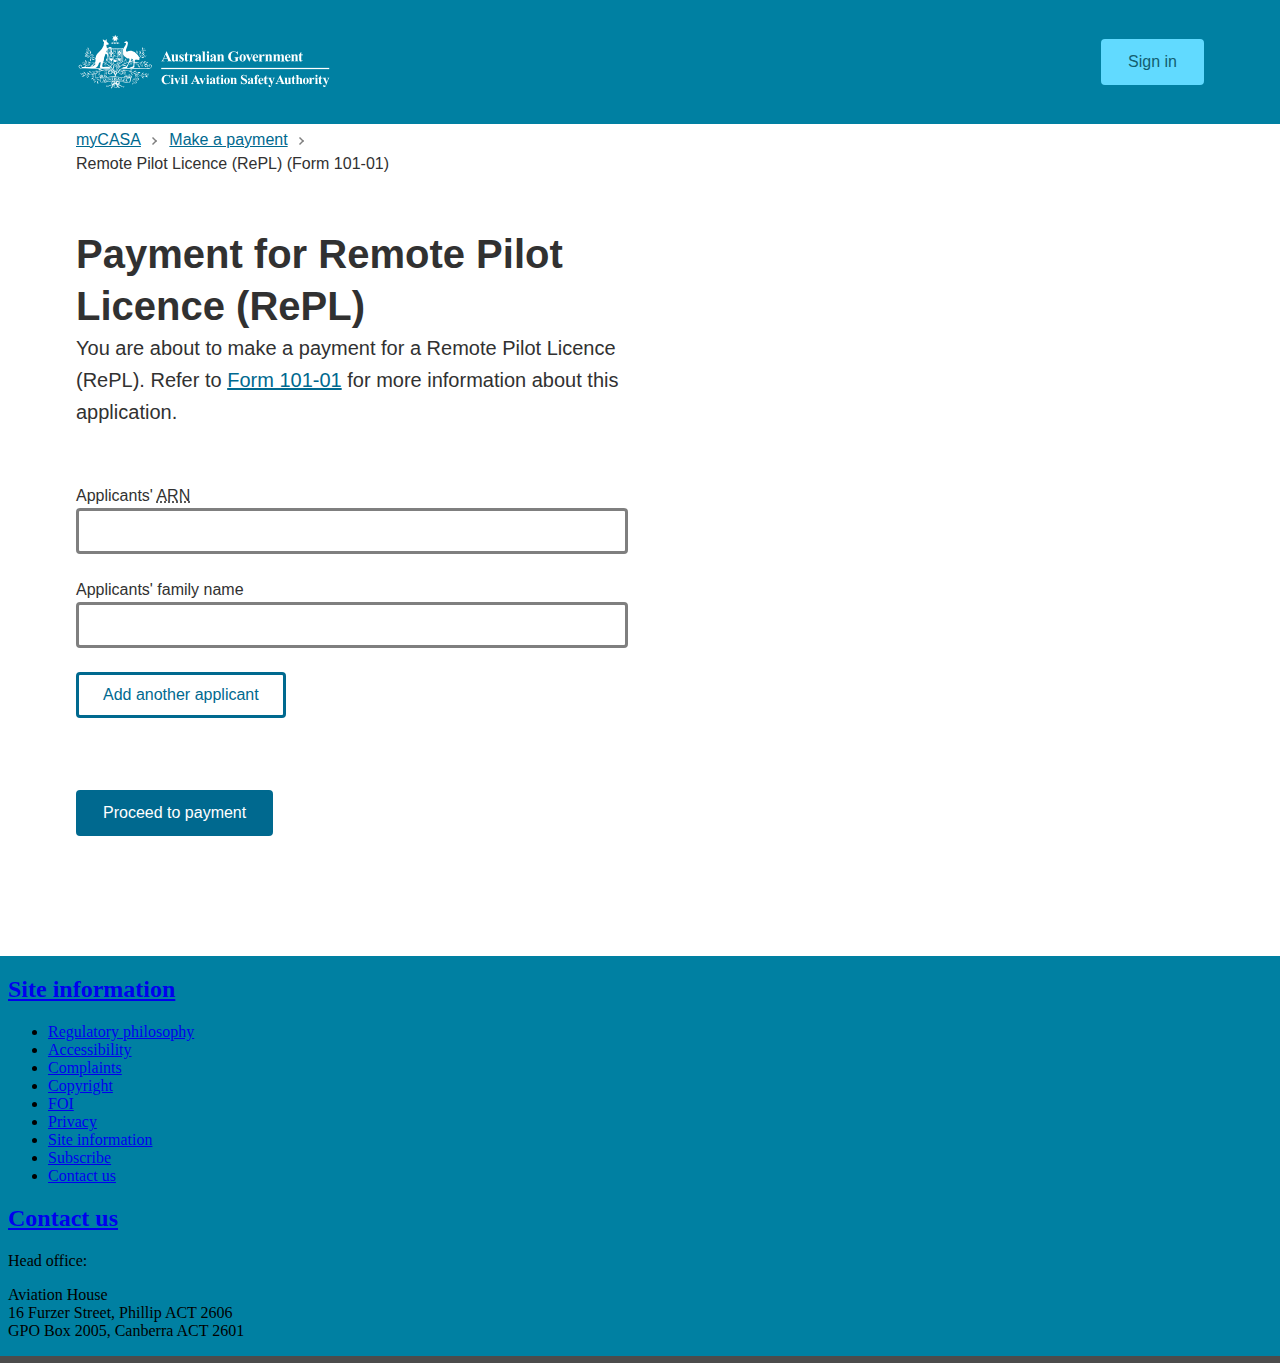
<file: payment-repl.html>
<!doctype html>
<html>
<head>
<meta charset="utf-8">
<title>myCASA</title>

	<link rel="stylesheet" href="assets/furnace.min.css">
	<link rel="stylesheet" href="assets/lead.css">
	<script type="text/javascript" src="assets/furnace.min.js"></script>
	
	
	
	
</head>

<body class="live-demo au-body au-grid">

	
<main class="au-grid">
	
	
	<div class="header">
		<div class="container">
			<div class="row">
					<div class="logo">
						<a href="index.html"><img src="assets/CASALOGO-white-i.svg" width="256"></a>
					</div>
					<div class="user">
						<div class="au-body au-body--dark">
						   <a class="au-btn au-btn--dark" href="sign-in.html">Sign in</a></div>
					</div>
			  
			  
			</div>
		</div>
	</div>
	
	
	<div class="body">
		<div class="container">
			
			<div class="col-xs-6">
				
				<nav class="au-breadcrumbs" aria-label="breadcrumb">

			  <ul class="au-link-list au-link-list--inline">

				<li><a href="welcome.html">myCASA</a></li>

				<li><a href="welcome.html">Make a payment</a></li>
				  
				  <li>Remote Pilot Licence (RePL) (Form 101-01)</li>

			  </ul>

			</nav>	

				
			<header class="au-header" role="banner">
				<h1 class="au-header-heading">Payment for Remote Pilot Licence (RePL)</h1>
				<span>
				You are about to make a payment for a Remote Pilot Licence (RePL). Refer to <a href="#">Form 101-01</a> for more information about this application.
				
				</span>
			</header>

				
				

								<label for="text-input-block">Applicants' <abbr title="Aviation Reference Number">ARN</abbr></label>

				<input class="au-text-input au-text-input--block" name="text-input-block" id="text-input-block" type="text" value="">

	<br>

								<label for="text-input-block">Applicants' family name</label>

				<input class="au-text-input au-text-input--block" name="text-input-block" id="text-input-block" type="text" value="">

				<br />

					<a class="au-btn au-btn--secondary" href="#">Add another applicant</a> 

				
					<br><br>
				
				<br><br>
				

	<a class="au-btn" href="drone-registration-with-notification-submitted.html">Proceed to payment</a> 


				

				
				
				
				
			</div>
			
			
			<!--
			<div class="row">
			  <div class="col-xs-4"><span>4</span></div>
			  <div class="col-xs-4"><span>4</span></div>
			  <div class="col-xs-4"><span>4</span></div>
			</div>-->
			
		</div>	
	</div>
	
<div class="footer">
		<div class="footer-wrapper">
			<iframe src="assets/footer.html" frameborder="0" border="0" scrolling="no"></iframe>
		</div>
	</div>
	
	
</main>
	
	
	
	
</body>
</html>
</file>
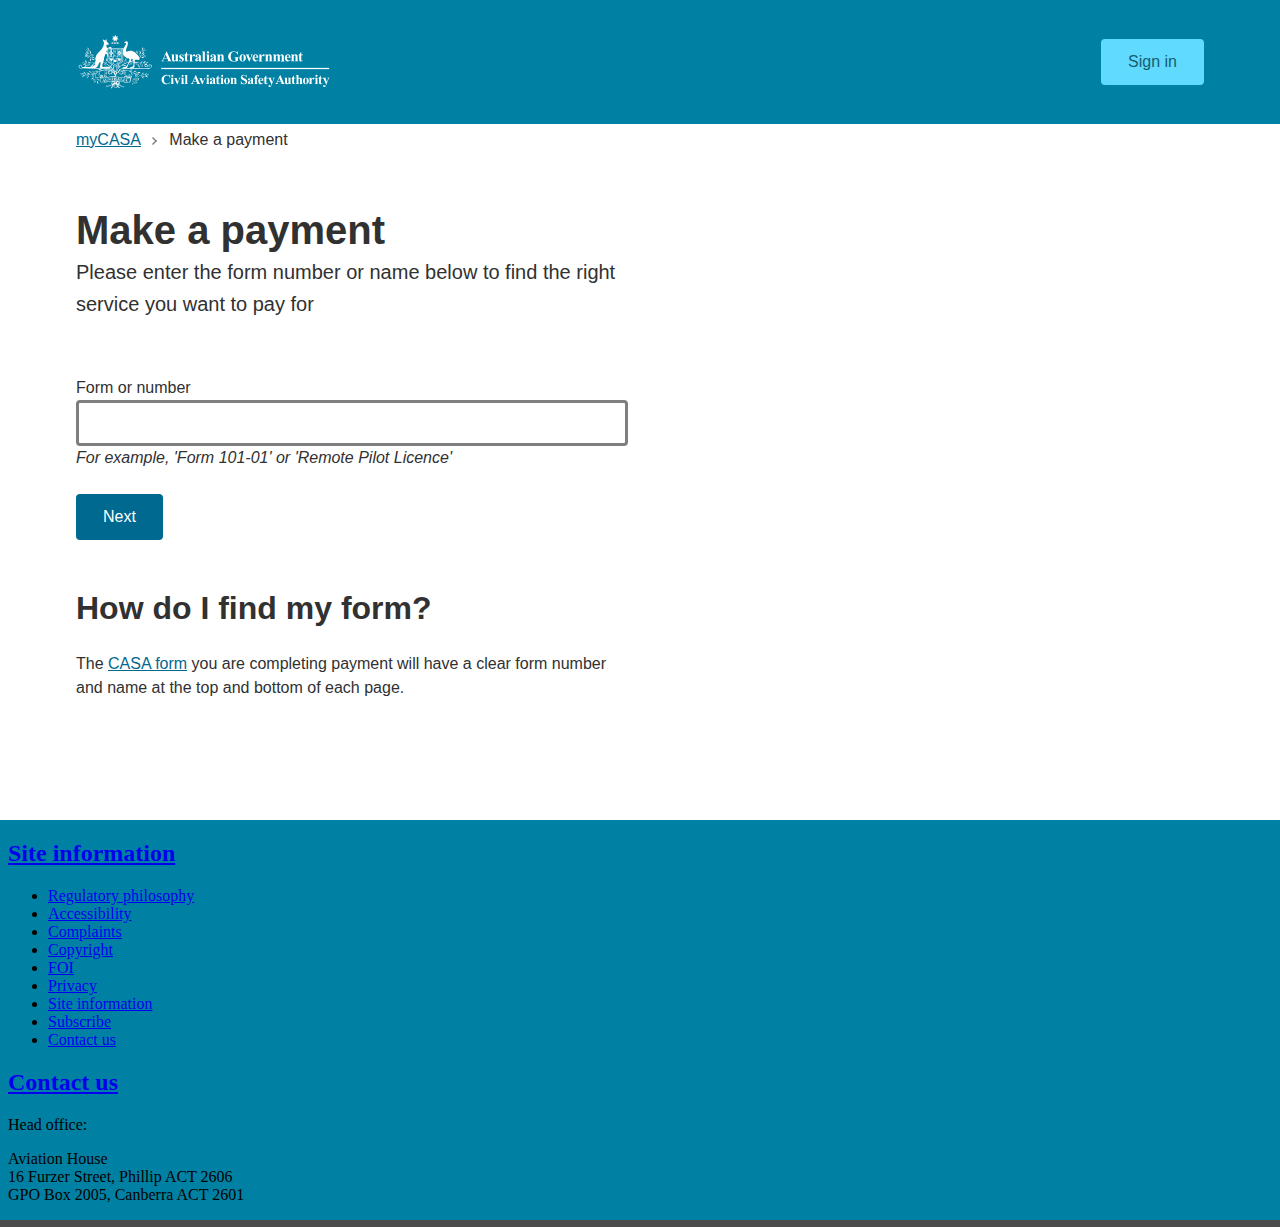
<file: payment.html>
<!doctype html>
<html>
<head>
<meta charset="utf-8">
<title>myCASA</title>

	<link rel="stylesheet" href="assets/furnace.min.css">
	<link rel="stylesheet" href="assets/lead.css">
	<script type="text/javascript" src="assets/furnace.min.js"></script>
	
	
	
	
</head>

<body class="live-demo au-body au-grid">

	
<main class="au-grid">
	
	
	<div class="header">
		<div class="container">
			<div class="row">
					<div class="logo">
						<a href="index.html"><img src="assets/CASALOGO-white-i.svg" width="256"></a>
					</div>
					<div class="user">
						<div class="au-body au-body--dark">
						   <a class="au-btn au-btn--dark" href="sign-in.html">Sign in</a></div>
					</div>
			  
			  
			</div>
		</div>
	</div>
	
	
	<div class="body">
		<div class="container">
			
			<div class="col-xs-6">
				
				<nav class="au-breadcrumbs" aria-label="breadcrumb">

			  <ul class="au-link-list au-link-list--inline">

				<li><a href="welcome.html">myCASA</a></li>

				<li>Make a payment</li>

			  </ul>

			</nav>	

				
			<header class="au-header" role="banner">
				<h1 class="au-header-heading">Make a payment</h1>
				<span>Please enter the form number or name below to find the right service you want to pay for</span>
			</header>

				
			<label for="text-input-block">Form or number</label>
				<input class="au-text-input au-text-input--block" name="text-input-block" id="text-input-block" type="text" value="">
				
				
				<em>For example, 'Form 101-01' or 'Remote Pilot Licence'</em>
				
				<br />	<br />
				
				<a class="au-btn" href="payment-repl.html">Next</a>	
				
				<h2>How do I find my form?</h2>
				
				<p>The <a href="#">CASA form</a> you are completing payment will have a clear form number and name at the top and bottom of each page. </p>
				
				
				
				
				
			</div>
			
			
			<!--
			<div class="row">
			  <div class="col-xs-4"><span>4</span></div>
			  <div class="col-xs-4"><span>4</span></div>
			  <div class="col-xs-4"><span>4</span></div>
			</div>-->
			
		</div>	
	</div>
	
<div class="footer">
		<div class="footer-wrapper">
			<iframe src="assets/footer.html" frameborder="0" border="0" scrolling="no"></iframe>
		</div>
	</div>
	
	
</main>
	
	
	
	
</body>
</html>
</file>
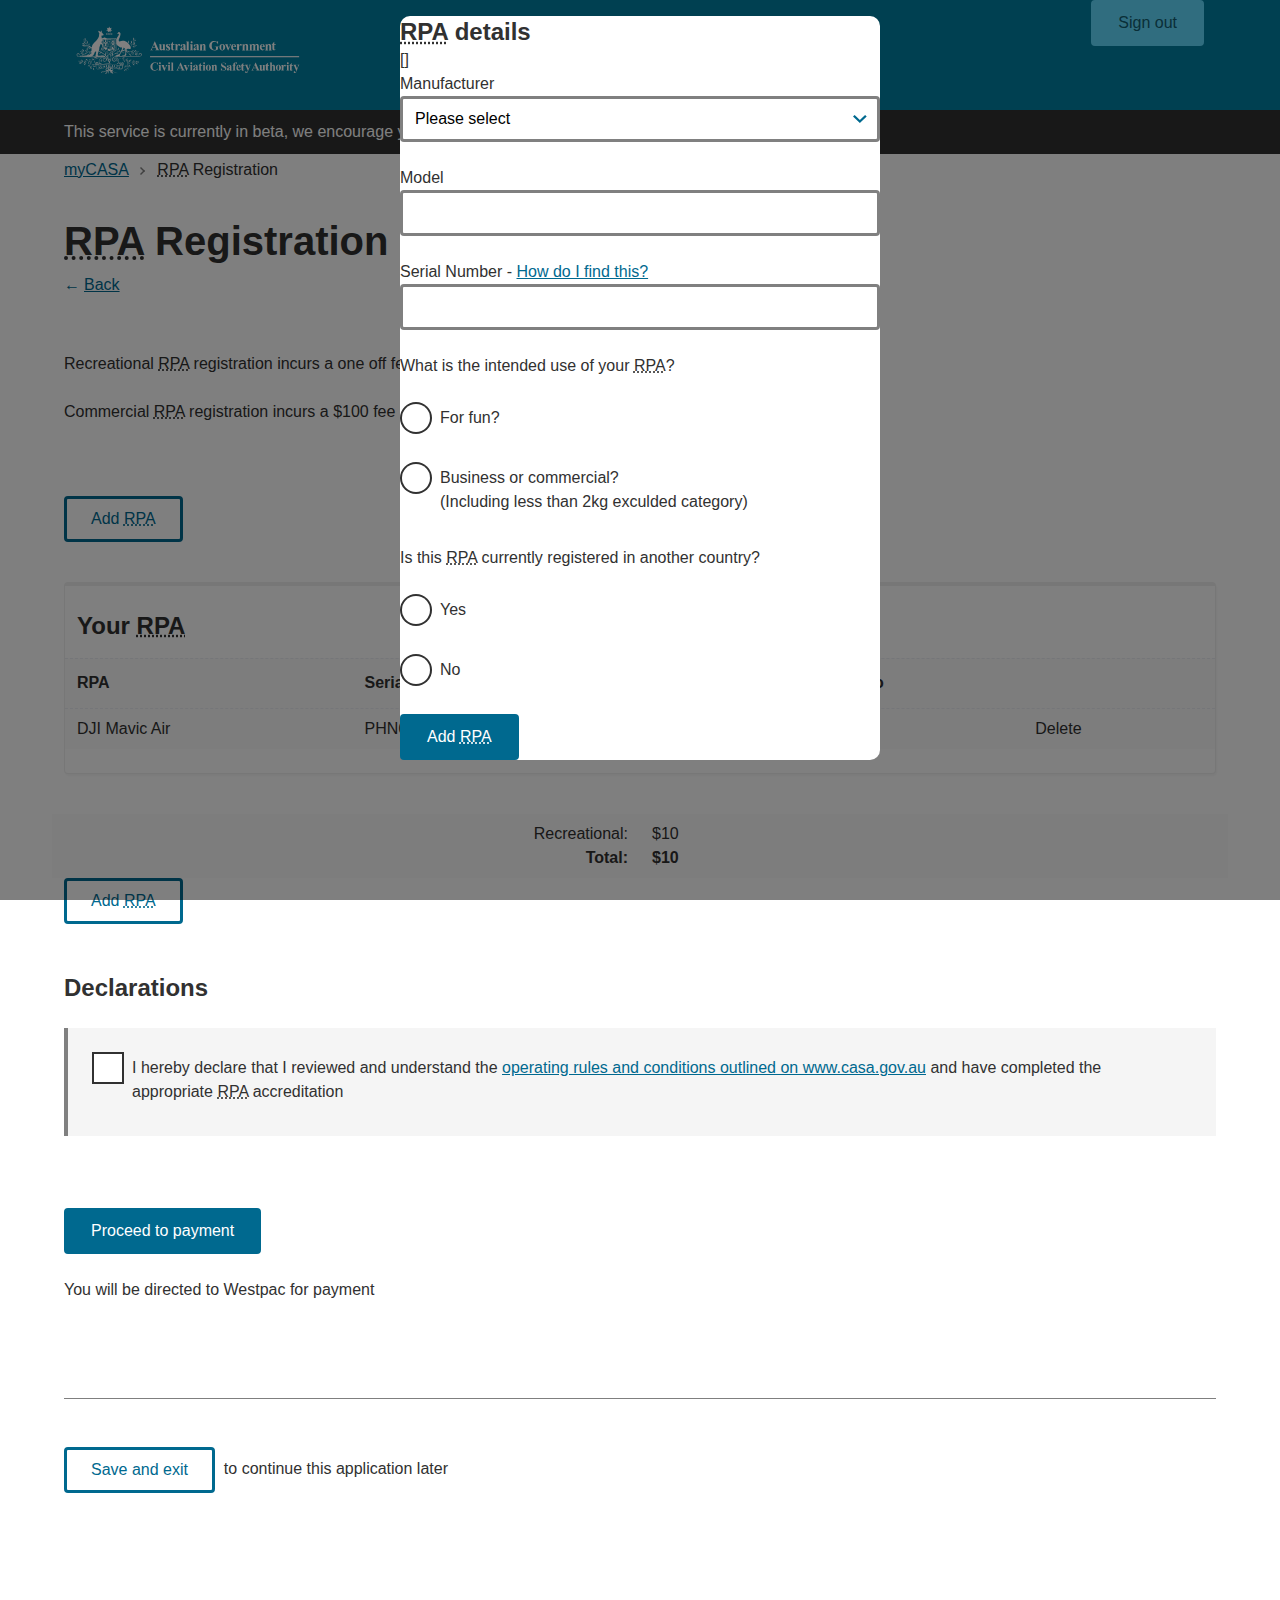
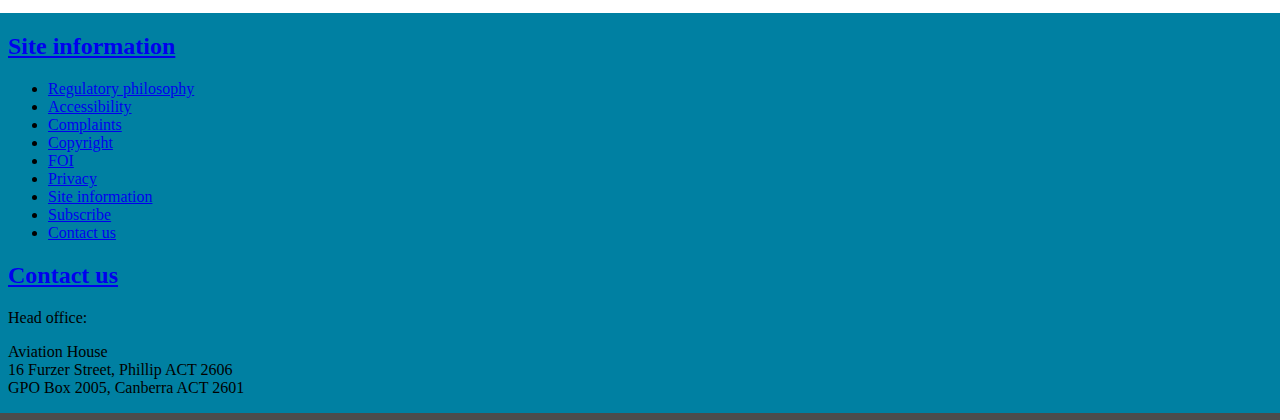
<file: registration-information-modal.html>
<!doctype html>
<html>
   <head>
      <meta charset="utf-8">
      <title>myCASA</title>
      <meta name="viewport" content="width=device-width">
      <meta name="viewport" content="initial-scale=1">
      <link rel="stylesheet" href="css/furnace.min.css">
      <link rel="stylesheet" href="css/casa.css">
      <script type="text/javascript" src="js/furnace.min.js"></script>
      <script type="text/javascript" src="js/jquery.min.js"></script>
      <script type="text/javascript" src="js/jquery.js"></script>
      <script type="text/javascript">
         /* page specific js */
         
         
      </script>
   </head>
   <body class="live-demo au-body au-grid">
	   <div class="casa-modal">
		   <div class="casa-modal-inner">
			   <div class="modal-header">
				  <h3><abbr title="Remotely piloted aircraft">RPA</abbr>  details</h3>
				   
				   []
				   
			   </div>
				<div class="modal-body">
					
								<label for="category">Manufacturer</label>
								<select id="category" class="au-select au-select--block">
  <option value="1">Please select</option>
  <option value="2">DJI</option>
  <option value="3">Parrot</option>
  <option value="4">Yuneec</option>
  <option value="5">Home build</option>
<option value="6">Other</option>	
								</select>
			
			 <br><br>
			 
				<label for="text-input-block">Model</label>
				<input class="au-text-input au-text-input--block" name="text-input-block" id="text-input-block" type="text" value="">
			 
			 			 <br>
			 
				<label for="text-input-block">Serial Number - <a href="#">How do I find this?</a></label>
				<input class="au-text-input au-text-input--block" name="text-input-block" id="text-input-block" type="text" value="">

			   <p class="form-descriptor">What is the intended use of your <abbr title="Remotely piloted aircraft">RPA</abbr>?</p>
							
				<br>
				<label class="au-control-input">
				  <input class="au-control-input__input" type="radio" name="radio-ex">
				  <span class="au-control-input__text">For fun?</span>
				</label>
				<br>
			 <br>
				<label class="au-control-input">
				  <input class="au-control-input__input" type="radio" name="radio-ex">
				  <span class="au-control-input__text">Business or commercial?<br>
					(Including less than 2kg exculded category)</span>
				</label>

			   
<p class="form-descriptor">Is this <abbr title="Remotely piloted aircraft">RPA</abbr>  currently registered in another country?</p>
							
				<br>
				<label class="au-control-input">
				  <input class="au-control-input__input" type="radio" name="radio-ex">
				  <span class="au-control-input__text">Yes</span>
				</label>
				<br>
			 <br>
				<label class="au-control-input">
				  <input class="au-control-input__input" type="radio" name="radio-ex">
				  <span class="au-control-input__text">No</span>
				</label>
			   <br>
			   <br>
					
			   </div>	
					<div class="modal-footer">
			   <a class="au-btn" href="rpa-details.html">Add <abbr title="Remotely piloted aircraft">RPA</abbr> </a>
			   </div>
			   
			   
		   </div>
		   
		   
	   </div>
      <main class="au-grid">
         <div class="header">
            <div class="container">
               <div class="row">
                  <div class="logo au-body au-body--dark">
                     <a href="index.html"><img src="img/CASALOGO-white-i.svg" width="256"></a>
                  </div>
                  <div class="user">
                     <div class="au-body au-body--dark">
                        <a class="au-btn au-btn--dark" href="signed-out.html">Sign out</a>
                     </div>
                  </div>
               </div>
            </div>
         </div>
         <div class="banner">
            <div class=container>	
               This service is currently in beta, we encourage you to <a href="feedback.html">provide feedback</a>
            </div>
         </div>
         <div class="body">
         <div class="container">
               <nav class="au-breadcrumbs" aria-label="breadcrumb">
                  <ul class="au-link-list au-link-list--inline">
                     <li><a href="welcome.html">myCASA</a></li>
                     <li><abbr title="Remotely piloted aircraft">RPA</abbr> Registration</li>
                  </ul>
               </nav>
               <header class="au-header" role="banner">
                  <h1 class="break desktop au-header-heading"><abbr title="Remotely piloted aircraft">RPA</abbr> Registration </h1>
                  <a class="au-direction-link au-direction-link--left" href="welcome.html">Back</a>
               </header>
			   
		
<p>Recreational <abbr title="Remotely piloted aircraft">RPA</abbr>  registration incurs a one off fee of $10 per year.
<br><br>
Commercial <abbr title="Remotely piloted aircraft">RPA</abbr>  registration incurs a $100 fee per <abbr title="Remotely piloted aircraft">RPA</abbr>  per year.</p>




				<br/><br/><br/>

<a class="au-btn au-btn--secondary" href="#">Add <abbr title="Remotely piloted aircraft">RPA</abbr></a>
<br><br>
			 
			 				<div class="row">
                  <div class="col-xs-12">
					   <div class="detail">
						   <h3 id="heading-drones">
							 Your <abbr title="Remotely piloted aircraft">RPA</abbr>
						  </h3>


						   <div class=" row header-row">
							   <div class="col-xs-3 header-row-and">
									RPA
							   </div>
								<div class="col-xs-3">
								   Serial No.
								</div>
								<div class="col-xs-2">
								   Fee
								</div>
							   	 <div class="col-xs-2">
									Rego
							   </div>
								<div class="col-xs-2">
								   
								</div>
						   </div>


						   <div class="row body-row">
							   <div class="col-xs-3">
									DJI Mavic Air
							   </div>
								<div class="col-xs-3" style="word-break: break-all">
								PHN6424ESBD54H
								</div>
								<div class="col-xs-2">
								   $10
								</div>
							   	 <div class="col-xs-2">
									Rec
							   </div>
								<div class="col-xs-2">
								   Delete
								</div>
						   </div>		   
					  </div>
								</div>
			 </div>
						
			 
			 
			 
			  <div class="row body-row">
							   <div class="col-xs-3">
									
							   </div>
								<div class="col-xs-3" align="right">
								Recreational:<br>
									<strong>Total:</strong>
								</div>
								<div class="col-xs-2">
								   $10<br>
									<strong>$10</strong>
								</div>
							   	 <div class="col-xs-2">
									
							   </div>
								<div class="col-xs-2">
								   
								</div>
						   </div>		   
			 	   
	<a class="au-btn au-btn--secondary" href="#">Add <abbr title="Remotely piloted aircraft">RPA</abbr></a>			   

			 <br><br><br>
			 
			 
			 
			 		<div class="dec">
		<h3>Declarations</h3>
						<br>
		<p class="au-callout" aria-label="Callout description1">
			<label class="au-control-input">
				<input class="au-control-input__input" type="checkbox" name="checkbox-ex" id="declaration">
				<span class="au-control-input__text form-text p-t-0">
I hereby declare that I reviewed and understand the <a href="#">operating rules and conditions outlined on www.casa.gov.au</a> and have completed the appropriate 
<abbr title="Remotely piloted aircraft">RPA</abbr> accreditation
				</span>
			</label>
		</p>
		</div>
			 
			 <br><br><br>
				   
				<div class="form-navigation">

				<a class="au-btn" href="#l">Proceed to payment</a>
<p class="westpac">You will be directed to Westpac for payment</p>
					

					<hr />



<a href="saved.html" class="au-btn au-btn--secondary">

  Save and exit

</a>&nbsp; to continue this application later

					

				</div>
				   
				   
            </div>
   
				   
				   
				   
            </div>
         </div>
         <div class="footer">
            <div class="footer-wrapper">
               <iframe src="footer.html" frameborder="0" border="0" scrolling="no"></iframe>
            </div>
         </div>
      </main>
   </body>
</html>
</file>
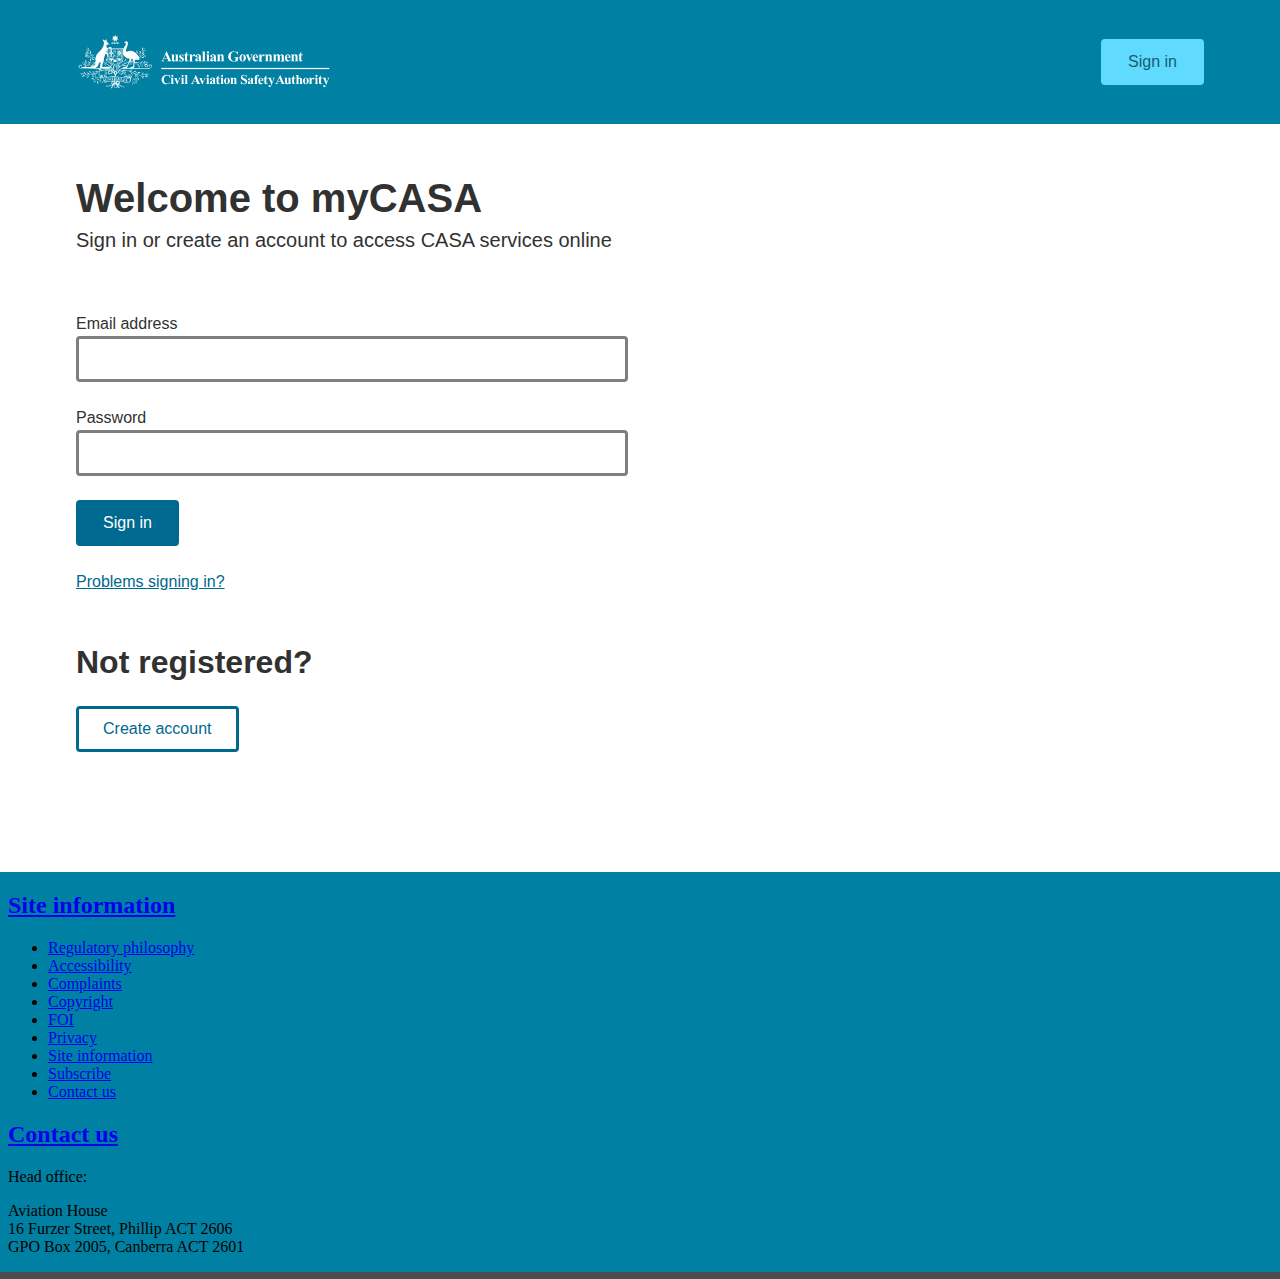
<file: sign-in.html>
<!doctype html>
<html>
<head>
<meta charset="utf-8">
<title>My CASA</title>

	<link rel="stylesheet" href="assets/furnace.min.css">
	<link rel="stylesheet" href="assets/lead.css">
	<script type="text/javascript" src="assets/furnace.min.js"></script>
	
	
	
	
</head>

<body class="live-demo au-body au-grid">

	
<main class="au-grid">
	
	
	<div class="header">
		<div class="container">
			<div class="row">
					<div class="logo">
						<a href="index.html"><img src="assets/CASALOGO-white-i.svg" width="256"></a>
					</div>
					<div class="user">
						<div class="au-body au-body--dark">
						   <a class="au-btn au-btn--dark" href="sign-in.html">Sign in</a></div>
					</div>
			  
			  
			</div>
		</div>
	</div>
	
	
	<div class="body">
		<div class="container">
			
			<div class="col-xs-6">
			<header class="au-header" role="banner">
				<h1 class="au-header-heading">Welcome to myCASA</h1>
				<span class="au-header-subline">Sign in or create an account to access CASA services online</span>
			</header>

			<form>
				
				
				<label for="text-input-block">Email address</label>
				<input class="au-text-input au-text-input--block" name="text-input-block" id="text-input-block" type="text" value="">
				
				<br />
				
				<label for="text-input-block">Password</label>
				<input class="au-text-input au-text-input--block" name="text-input-block" id="text-input-block" type="password" value="">
				
				
				
				<br />
				
				<a class="au-btn" href="welcome.html">Sign in</a>
				
			</form>
				
			<p><a href="recovery1.html">Problems signing in?</a></p>	
				
			<h2>Not registered?</h2>
				
			<br />
				
			<form>
				<a class="au-btn au-btn--secondary" href="create.html">Create account</a>
			</form>	
			
				
			</div>
			
			
			<!--
			<div class="row">
			  <div class="col-xs-4"><span>4</span></div>
			  <div class="col-xs-4"><span>4</span></div>
			  <div class="col-xs-4"><span>4</span></div>
			</div>-->
			
		</div>	
	</div>
	
<div class="footer">
		<div class="footer-wrapper">
			<iframe src="assets/footer.html" frameborder="0" border="0" scrolling="no"></iframe>
		</div>
	</div>
	
	
</main>
	
	
	
	
</body>
</html>
</file>
<file: assets/lead.css>
html,body,.au-body{
	height:100%;
}

/*
html *{
	font-family: sans-serif !important;
}*/

main{
	background: #fff;
}

.header{
	background:#0080A2;
}

.header .logo, .header .user{
	margin:32px 0 32px 0;
	height:60px;
}

.header .logo{
	float:left;
	margin-left:24px;
}

.header .user{
	float:right;
	display:table;
	margin-right:24px;
}

.header .user .au-body--dark{
	background:transparent;
   display: table-cell;
    vertical-align: middle;
}

.au-page-alerts{
	background:#fff;
}

.footer{
	background:#4C4C4C;
	margin-top:120px;
	min-height:200px;
	
}


.footer-wrapper{
	margin:auto;
}

.footer iframe{
	margin:auto;
	height:400px;
	overflow:hidden; 
	width:100%;

}

.hr{
	margin-top:3rem;
	padding-top:3rem;
	border-top:1px solid #7f7f7f;
}


.error{
	color:#ea4200;
}


#modal{
	background:rgba(0,0,0,0.7);
	width:100%;
	height:100%;
	position:fixed;
	z-index:999999;
	display:none;
}

hr{
	margin-top:6rem !important;
	margin-bottom:3rem !important;
}

a.cancel{
	color:#ff635c;
}

.au-callout{
	margin-top:0 !important;	
}

.date-entry{
	margin-top:1rem;
}

.date-entry label{
	font-size:.875rem;
}

.date-entry .date-day, .date-entry .date-month{
	width:25%;	
	margin-right:2%;
	float:left;
}

.date-entry .date-year{
	width:46%;
	float:left;
} 

.date-guidance{
	clear:both;
	padding-top:0.85rem;
	position:relative;
	font-size:.875rem;
}

.form-descriptor{
	margin-bottom:0.45rem !important;
}

/* mobile */
@media only screen and  (max-width: 575px) { 
	/*.au-grid .container{background:red}*/
	.au-grid .col-xs-6{width:100%;}
}

/* tablet */
@media only screen and  (min-width: 576px) { 
	/*.au-grid .container{background:pink}*/
	.au-grid .col-xs-6{width:100%;}
}

/* desktop */
@media only screen and  (min-width: 1010px) {
	/*.au-grid .container{background:yellow}*/
	.au-grid .col-xs-6{width:50%;}
}
/*
*/
</file>
<file: css/casa.css>
html,body,.au-body{
	height:100%;
}

main{
	background: #fff;
}

.banner{
	background: #313131;
	color: #FFFFFF;
	padding:10px;
}


.banner aorg
{color: #FFFFFF;
}

.banner a:hover
{color: #FFFFFF;
}

.header{
	background:#0080A2;
}


.header .logo.au-body.au-body--dark{
	float:left;
	margin-left:24px;
	background-color: transparent;
}

.header .user{
	float:right;
	display:table;
	margin-right:24px;
}

.header .user .au-body--dark{
	background:transparent;
   display: table-cell;
    vertical-align: middle;
}

.au-page-alerts{
	background:#fff;
}

.footer{
	background:#4C4C4C;
	margin-top:120px;
	min-height:200px;

}


.footer-wrapper{
	margin:auto;
}

.footer iframe{
	margin:auto;
	height:400px;
	overflow:hidden;
	width:100%;

}

.hr{
	margin-top:3rem;
	padding-top:3rem;
	border-top:1px solid #7f7f7f;
}


.error{
	color:#d60000;
}

.hidden{display: none!important;visibility: hidden;}

#modal{
	background:rgba(0,0,0,0.7);
	width:100%;
	height:100%;
	position:fixed;
	z-index:999999;
	display:none;
}

hr{
	margin-top:6rem !important;
	margin-bottom:3rem !important;
}



a.cancel{
	color:#ff635c;
}

.au-callout{
	margin-top:0 !important;
}

.date-entry{
	margin-top:1rem;
}

.date-entry label{
	font-size:.875rem;
}

.date-entry .date-day, .date-entry .date-month{
	width:25%;
	margin-right:2%;
	float:left;
}

.date-entry .date-year{
	width:46%;
	float:left;
}

.date-guidance{
	clear:both;
	padding-top:0.85rem;
	position:relative;
	font-size:.875rem;
}

.sex-guidance{
	clear:both;
	position:relative;
	font-size:.875rem;
}




.header-row{
    background-color: #fafafa;
    border-bottom: .07rem dashed #ebedf2;
    border-top: .07rem dashed #ebedf2;
	font-weight:bold;
}

.header-row div{
	padding:0.8rem 0;
}

.body-row{
	padding:0.5rem 0;
}

.body-row{
	background:#fff;
}

.body-row:nth-child(odd){
	background:#fafafa;
}



.au-body p {max-width:100%!important;}
.au-body--dark{background: #0080A2!important;}
.au-header {padding:1.8rem 0!important}
.au-btn--secondary {background-color: #ffffff!important;}


/* CASA patterns */

/* detail panels, for displaying data */

.detail {
	margin:1rem 0 2.5rem 0;
	border:1px solid #efefef;
	padding:24px 12px;
	background:#fefefe;
	border-radius:4px;
	border-top:4px solid #efefef;
	box-shadow:#f7f7f7 1px 2px 2px
}
.detail p {margin-top:.7rem;}

.detail h3{margin-bottom:1rem;}


.detail-panels ul {list-style: none;display: block; width: 100%;float: left;clear:both;}
.detail-panels ul li {float:left;clear:both;width:100%;}
.detail-panels ul li:before {content:''!important;}
.detail-panels h2 {display:inline-block;margin-top:0;margin-bottom:0;text-transform: uppercase;}

.detail-panels .detail-icon, .detail-panels .detail-content, .detail-panels .detail-video {float:left;}
.detail-panels .detail-icon {width: 8%;padding:1rem 1rem 1rem 0;}
.detail-panels .detail-content {width:62%;padding:1rem 1rem 1rem 0;}
.detail-panels .detail-video {width:30%;padding:1rem 0 1rem 0;}

/* status box, for displaying information with a status */

.casa-status-box{
    margin:0;
    border-bottom: .07rem dashed #ebedf2;
    border-top: .07rem dashed #ebedf2;
    padding: .8rem 0;
	background-color: #fdfdfd;
	padding: 24px 12px;
}



/* status badges */

.badge-warning {
    color: #212529;
    background-color: #ffc107;
}
.badge-expired {
    color: #FFFFFF;
    background-color: #BB0C0F;
}
.badge-in-progress {
    color: #FFFFFF;
    background-color: #12b5ea;
}
.badge-foreign {
    color: #000000;
    background-color: #F5F5F5;
}
.badge-rec {
    color: #000000;
}
.badge-com {
    color: #000000;
}
.badge {
    display: inline-block;
    padding: .25em .4em;
    font-size: 75%;
    font-weight: 700;
    line-height: 1;
    text-align: center;
    white-space: nowrap;
    vertical-align: baseline;
    border-radius: .25rem;
}


/* modal */

.casa-modal{
	position: absolute; top: 0; bottom: 0; left: 0; right: 0; background: rgba(0,0,0,0.5);z-index: 99999999;
}

.casa-modal-header, .casa-modal-footer, .casa-modal-body{
	padding:1rem;
}

.casa-modal-inner{
	margin: 1rem auto 0 auto; 
	background: #FFF;
	min-width: 320px; 
	max-width: 480px;
	border-radius: 10px;
}

.casa-modal-header{
	border-bottom:1px solid #e5e5e5;
	position: relative;
}

.casa-modal-close{
	position:absolute;
	top:1.2rem;
	right:1.2rem;
	width:20px;
	height:20px;
	background-image: url(../img/close.svg);
	opacity:0.7;
}

.casa-modal-close span{
	  visibility: hidden;
}



.casa-modal-footer{
	border-top:1px solid #e5e5e5;
}

.casa-download{
	float: right
		
}

.casa-registration-links{

}

.casa-registration-download{
line-height: 3rem;
	text-align: left;
}

.casa-section{
	padding-bottom: 1rem;
		
}


.westpac .au-header {background-color:#555555;}
.westpac h2 {
  font-family:"Times New Roman","Times",serif,sans-serif;
  color: #621a4b;
}
.westpac .au-btn{
  border-color: #d5002b;
  background-color: #d5002b;
}
.westpac a.au-btn.au-btn--secondary {
  background-color: #fff;
    color: #2d373e;
  border-color: #2d373e;
}
.westpac label:before {
  content:"* ";
  color:#d5002b;
}
.westpac footer{
  background-color: #efece3;
}



.casa-label-guidance{
display: block!important;
  max-width: 100%;
  font-size: 1rem;
  font-weight: 600;
}

.casa-form-guidance{
  color: #61696B;
  font-size: 16px;
  font-weight: 400;
  margin-bottom: 8px !important;
	margin-top:0 !important;
  line-height: 1.5;
}


.casa-form-descriptor{
	  font-weight: 600;

}


/*
furnace focus over-rides for accessibility
dark theme
*/

.au-accordion--dark .au-body .au-accordion__title:focus,.au-accordion--dark .au-accordion__title:focus{outline-color:#FFE17D;}
.au-body.au-body--dark a:focus, .banner a:focus{outline-color:#FFE17D;}
.au-body.au-body--dark [tabindex="0"]:focus,.au-body.au-body--dark :target{outline-color:#FFE17D;}
.au-btn.au-btn--dark:focus,a.au-btn.au-btn--dark:focus{outline-color:#FFE17D;}
.au-cta-link.au-cta-link--dark:focus{outline-color:#FFE17D;}
.au-control-input--dark .au-control-input__input:focus+.au-control-input__text:before,.au-control-input--dark .au-control-input__input:focus+.au-control-input__text:after{outline-color:#FFE17D;}
.au-direction-link.au-direction-link--dark:focus{outline-color:#FFE17D;}
.au-body--dark .au-progress-indicator--dark .au-body .au-progress-indicator__link:focus,.au-progress-indicator--dark .au-body .au-progress-indicator__link:focus,.au-body--dark .au-progress-indicator--dark .au-progress-indicator__link:focus,.au-progress-indicator--dark .au-progress-indicator__link:focus{outline-color:#FFE17D;}
.au-select.au-select--dark:focus{outline-color:#FFE17D;}
.au-tags.au-tags--dark>li>a:focus,.au-tags.au-tags--dark>li>button:focus,.au-tags.au-tags--dark>dd>a:focus,.au-tags.au-tags--dark>dd>button:focus{outline-color:#FFE17D;}
.au-text-input.au-text-input--dark:focus{outline-color:#FFE17D;}


 /* mobile */
         @media only screen and  (max-width: 991px) {

         }
         /* tablet */
         @media only screen and  (min-width: 576px) {

         }

/* desktop */
         @media only screen and  (min-width: 1200px) {
.casa-registration-download{
line-height: 3rem;
	text-align: right;
}
         }

#dropdown-menu{
	position:absolute;
	top:0;
	right:0px;
	font-size:0.8rem;
	z-index:999;
}

#dropdown-menu p{
	background:#61daff;
	margin:0;
	padding:8px 0 8px 0;
	line-height:1.5rem;
	
}

.casa-menu{
	float:right;
	position:relative;
	margin-top:32px;
	margin-right:16px;
}

.casa-profile{
	float: right;
	margin-top:32px;
margin-right:120px;
}

#dropdown-menu p#mycasa-home{
	margin-top:6px;
	padding-top:14px;
}

#dropdown-menu p{
	line-height:1rem;
}

#dropdown-menu p a:hover {
	text-decoration:underline;
}

#dropdown-menu a{
	color:#135E70;
	padding-left:16px;
	padding-bottom:8px;
	text-decoration:none;
	position: relative;
}

#dropdown-menu img{
	position: absolute;
	top:12px;
	left:10px;
	height:16px;
}


.banner {padding-left: 25px;}
.banner {padding-top: 10px;}
.banner {padding-bottom: 10px;}


.icon-profile{
	background-image:url(../img/profile.png);
}

.icon-profile-bob{
	background-image:url(../img/profile-bob.png);
}

.icon-profile-bob-org{
	background-image:url("../img/profile-bob-org.png");
}

.icon-licences{
	background-image:url(../img/licences.png);
}

.icon-rpa-notification{
	background-image:url(../img/notification.png);
}

.icon-applications{
	background-image:url(../img/applications.png);
}

.icon-reoc{
	background-image:url(../img/reoc.png);
}

.icon-rpa{
	background-image:url(../img/drones.png);
}


.icon-organisation{
	background-image:url(../img/organisation.png);
}

.icon-aviationworx{
	background-image:url(../img/aviationworx.png);
}


.icon-vh{
	background-image:url(../img/vh.png);
}

.icon-drones{
	background-image:url(../img/drones.png);
}
	.icon-aircraft{
	background-image:url(../img/aircraft.png);
}
	.icon-reoc{
	background-image:url(../img/reoc.png);
}
	.icon-personnel{
	background-image:url("../img/personnel.png");
}				



.casa-dashboard-item{
	background:#f5f5f5;
	padding:1rem 1rem 1rem 4.5rem;
	position:relative;
	margin-bottom:.5rem;
	min-height:7em;
	/*border-radius: 5px;*/
	line-height: 1.5;
}


.casa-dashboard-item .icon{
	height:3rem;
	width:3rem;
	position:absolute;
	top:1rem;
	left:1rem;
	background-size: 3rem 3rem;
}

.casa-dashboard-profile{
	min-height:10em;
	padding-left:7.5rem;
}

.casa-dashboard-profile .icon{
	height:6rem;
	width:6rem;
	background-size: 6rem 6rem;
}

.casa-dashboard-item:hover{
background:#f0f3f5;
cursor:pointer;
}



.casa-dashboard-item h2 {
    font-size: 1.2rem !important;
    margin: 0 !important;
    padding: 0 !important;
}



 .casa-dashboard-item .dashbord-line{


 }


 .casa-dashboard-item .casa-dashboard-info, .casa-dashboard-item .casa-dashboard-status{
	 display:inline;
 }

.casa-dashboard-item .casa-dashboard-status{
	padding-left:4px;
}



/* mobile */
@media only screen and  (max-width: 991px) {
 .casa-dashboard-item{
	margin-bottom:1rem;
	height:auto !important;

}

}
/* tablet */
@media only screen and  (min-width: 576px) {

  .casa-dashboard-item{
	margin-bottom:1rem;
}


}
/* desktop */
@media only screen and  (min-width: 1200px) {
.au-grid .container{background:rgba(161,200,97,0)}

}


.badge-warning {
color: #212529;
background-color: #ffc107;
}
.badge {
display: inline-block;
padding: .25em .4em;
font-size: 75%;
font-weight: 700;
line-height: 1;
text-align: center;
white-space: nowrap;
vertical-align: baseline;
border-radius: .25rem;
}
.badge-success {
    color: #fff;
    background-color: #28a745;
}


.menu{
float:right;
position:relative;
padding-left:44px !important;
}

.menu img{

position: absolute;
left:10px;
top:10px;
}



























html,body,.au-body{
	height:100%;
}

main{
	background: #fff;
}

.banner{
	background: #313131;
	color: #FFFFFF;
	padding:10px;
}


.banner a
{color: #FFFFFF;
}

.banner a:hover
{color: #FFFFFF;
}

.header{
	background:#0080A2;
	height:110px;
}

.header .logo{
	margin:24px 0 0 4px;
}

.header .logo img{
	height:64px;
}

.header .logo.au-body.au-body--dark{
	float:left;
	margin-left:8px;
}









.header .user .au-body--dark{
	background:transparent;
   display: table-cell;
    vertical-align: middle;
}



.au-page-alerts{
	background:#fff;
}

.footer{
	background:#4C4C4C;
	margin-top:120px;
	min-height:200px;
	z-index:2000;
	position: relative;
}


.footer-wrapper{
	margin:auto;
}

.footer iframe{
	margin:auto;
	height:400px;
	overflow:hidden;
	width:100%;

}

.au-body hr{
	margin:4rem 0 4rem 0;
	padding:0;
	border-top:1px solid #7f7f7f;
	display:block;
}


.error{
	color:#ea4200;
}

.hidden{display: none!important;visibility: hidden;}

#modal{
	background:rgba(0,0,0,0.7);
	width:100%;
	height:100%;
	position:fixed;
	z-index:999999;
	display:none;
}


a.cancel{
	color:#ff635c;
}

.au-callout{
	margin-top:0 !important;
}

.date-entry{
	margin-top:1rem;
}

.date-entry label{
	font-size:.875rem;
}

.date-entry .date-day, .date-entry .date-month{
	width:25%;
	margin-right:2%;
	float:left;
}

.date-entry .date-year{
	width:46%;
	float:left;
}

.date-guidance{
	clear:both;
	padding-top:0.85rem;
	position:relative;
	font-size:.875rem;
}

.sex-guidance{
	clear:both;
	position:relative;
	font-size:.875rem;
}




.header-row{
    background-color: #fafafa;
    border-bottom: .07rem dashed #ebedf2;
    border-top: .07rem dashed #ebedf2;
	font-weight:bold;
}

.header-row div{
	padding:0.8rem 0;
}




.au-body p {max-width:100%!important;}
.au-body--dark{background: #0080A2!important;}
.au-header {padding:1.8rem 0!important}
.au-btn--secondary {background-color: #ffffff!important;}


/* CASA patterns */


/* header overrides
- drop CASA headings down to one size lower than default design system
 */

.au-body h1{
	font-size: 2.5rem;
    line-height: 1.3;
}

.au-body h2{
	font-size: 1.75rem;
    line-height: 1.25;
    margin-top:1rem;
}

.au-body h3{
	font-size: 1.5rem;
    line-height: 1.33333;
}

.au-body h4{
	font-size: 1.25rem;
    line-height: 1.2;
}

.au-body h5{
	font-size: 1rem;
    line-height: 1.25;
}

.au-body h6{
	font-size: .875rem;
    line-height: 1.14286;
}


/* detail panels, for displaying data */

.detail {
	margin:1rem 0 2.5rem 0;
	border:1px solid #efefef;
	padding:24px 12px;
	background:#fefefe;
	border-radius:4px;
	border-top:4px solid #efefef;
	box-shadow:#f7f7f7 1px 2px 2px
}
.detail p {margin-top:.7rem;}

.detail h3{margin-bottom:1rem;}


.detail-panels ul {list-style: none;display: block; width: 100%;float: left;clear:both;}
.detail-panels ul li {float:left;clear:both;width:100%;}
.detail-panels ul li:before {content:''!important;}
.detail-panels h2 {display:inline-block;margin-top:0;margin-bottom:0;text-transform: uppercase;}

.detail-panels .detail-icon, .detail-panels .detail-content, .detail-panels .detail-video {float:left;}
.detail-panels .detail-icon {width: 8%;padding:1rem 1rem 1rem 0;}
.detail-panels .detail-content {width:62%;padding:1rem 1rem 1rem 0;}
.detail-panels .detail-video {width:30%;padding:1rem 0 1rem 0;}

/* status box, for displaying information with a status */

.casa-name-arn{
	margin-top:0 !important;
	padding-top:0 !important;
}

.casa-name-arn span{
	display:block;
	font-weight:normal;
}

.casa-status-box{
    margin:0;
    border-bottom: .07rem dashed #ebedf2;
    border-top: .07rem dashed #ebedf2;
    padding: .8rem 0;
	background-color: #fdfdfd;
	padding: 24px 12px;
}



/* status badges */

.badge-warning {
    color: #212529;
    background-color: #ffc107;
}
.badge-expired {
    color: #FFFFFF;
    background-color: #BB0C0F;
}
.badge-in-progress {
    color: #FFFFFF;
    background-color: #12b5ea;
}
.badge {
    display: inline-block;
    padding: .25em .4em;
    font-size: 75%;
    font-weight: 700;
    line-height: 1;
    text-align: center;
    white-space: nowrap;
    vertical-align: baseline;
    border-radius: .25rem;
}


/* form guidance 

to do: accessibility on this?

*/

.casa-label-guidance{
display: block!important;
  max-width: 100%;
  font-size: 1rem;
  font-weight: 600;
}

.casa-form-guidance{
  color: #61696B;
  font-size: 16px;
  font-weight: 400;
  margin-bottom: 8px !important;
	margin-top:0 !important;
  line-height: 1.5;
}


.casa-form-descriptor{
	  font-weight: 600;
}


.casa-form-radio-selection{
	margin-bottom:1rem;
	display:block;
}



/* modal */

.casa-modal{
	position: absolute; top: 0; bottom: 0; left: 0; right: 0; background: rgba(0,0,0,0.5);z-index: 9999999;
}

.casa-modal-header, .casa-modal-footer, .casa-modal-body{
	padding:1rem;
}

.casa-modal-inner{
	margin: 1rem auto 0 auto; 
	background: #FFF;
	min-width: 320px; 
	max-width: 480px;
	border-radius: 10px;
}

.casa-modal-header{
	border-bottom:1px solid #e5e5e5;
	position: relative;
}

.casa-modal-close{
	position:absolute;
	top:1.2rem;
	right:1.2rem;
	width:20px;
	height:20px;
	background-image: url(../img/close.svg);
	opacity:0.7;
}

.casa-modal-close span{
	  visibility: hidden;
}



.casa-modal-footer{
	border-top:1px solid #e5e5e5;
}

.westpac .au-header {background-color:#555555;}
.westpac h2 {
  font-family:"Times New Roman","Times",serif,sans-serif;
  color: #621a4b;
}
.westpac .au-btn{
  border-color: #d5002b;
  background-color: #d5002b;
}
.westpac a.au-btn.au-btn--secondary {
  background-color: #fff;
    color: #2d373e;
  border-color: #2d373e;
}
.westpac label:before {
  content:"* ";
  color:#d5002b;
}
.westpac footer{
  background-color: #efece3;
}

/*
furnace focus over-rides


.au-body .au-accordion__title:focus,.au-accordion__title:focus{outline-color:#12b5ea;}
.au-body a:focus{outline-color:#12b5ea;}
.au-body a::-moz-focus-inner{border:0}.au-body [tabindex="0"]:focus,.au-body :target{outline-color:#9263DE}
.au-btn:focus,a.au-btn:focus{outline-color:#12b5ea;}
.au-cta-link:focus{outline-color:#12b5ea;}
.au-control-input__input:focus+.au-control-input__text:before,.au-control-input__input:focus+.au-control-input__text:after{outline-color:#12b5ea;}
.au-direction-link:focus{outline-color:#12b5ea;}
.au-body .au-progress-indicator__link:focus,.au-progress-indicator__link:focus{outline-color:#12b5ea;}
.au-select:focus{outline-color:#12b5ea;}
.au-skip-link__link:active,.au-skip-link__link:focus{outline-color:#12b5ea;}
.au-tags>li>a:focus,.au-tags>li>button:focus,.au-tags>dd>a:focus,.au-tags>dd>button:focus{outline-color:#12b5ea;}
.au-text-input:focus{outline-color:#12b5ea;}
*/


/*
furnace focus over-rides for accessibility
dark theme
*/

.au-accordion--dark .au-body .au-accordion__title:focus,.au-accordion--dark .au-accordion__title:focus{outline-color:#FFE17D;}
.au-body.au-body--dark a:focus, .banner a:focus{outline-color:#FFE17D;}
.au-body.au-body--dark [tabindex="0"]:focus,.au-body.au-body--dark :target{outline-color:#FFE17D;}
.au-btn.au-btn--dark:focus,a.au-btn.au-btn--dark:focus{outline-color:#FFE17D;}
.au-cta-link.au-cta-link--dark:focus{outline-color:#FFE17D;}
.au-control-input--dark .au-control-input__input:focus+.au-control-input__text:before,.au-control-input--dark .au-control-input__input:focus+.au-control-input__text:after{outline-color:#FFE17D;}
.au-direction-link.au-direction-link--dark:focus{outline-color:#FFE17D;}
.au-body--dark .au-progress-indicator--dark .au-body .au-progress-indicator__link:focus,.au-progress-indicator--dark .au-body .au-progress-indicator__link:focus,.au-body--dark .au-progress-indicator--dark .au-progress-indicator__link:focus,.au-progress-indicator--dark .au-progress-indicator__link:focus{outline-color:#FFE17D;}
.au-select.au-select--dark:focus{outline-color:#FFE17D;}
.au-tags.au-tags--dark>li>a:focus,.au-tags.au-tags--dark>li>button:focus,.au-tags.au-tags--dark>dd>a:focus,.au-tags.au-tags--dark>dd>button:focus{outline-color:#FFE17D;}
.au-text-input.au-text-input--dark:focus{outline-color:#FFE17D;}
</file>
